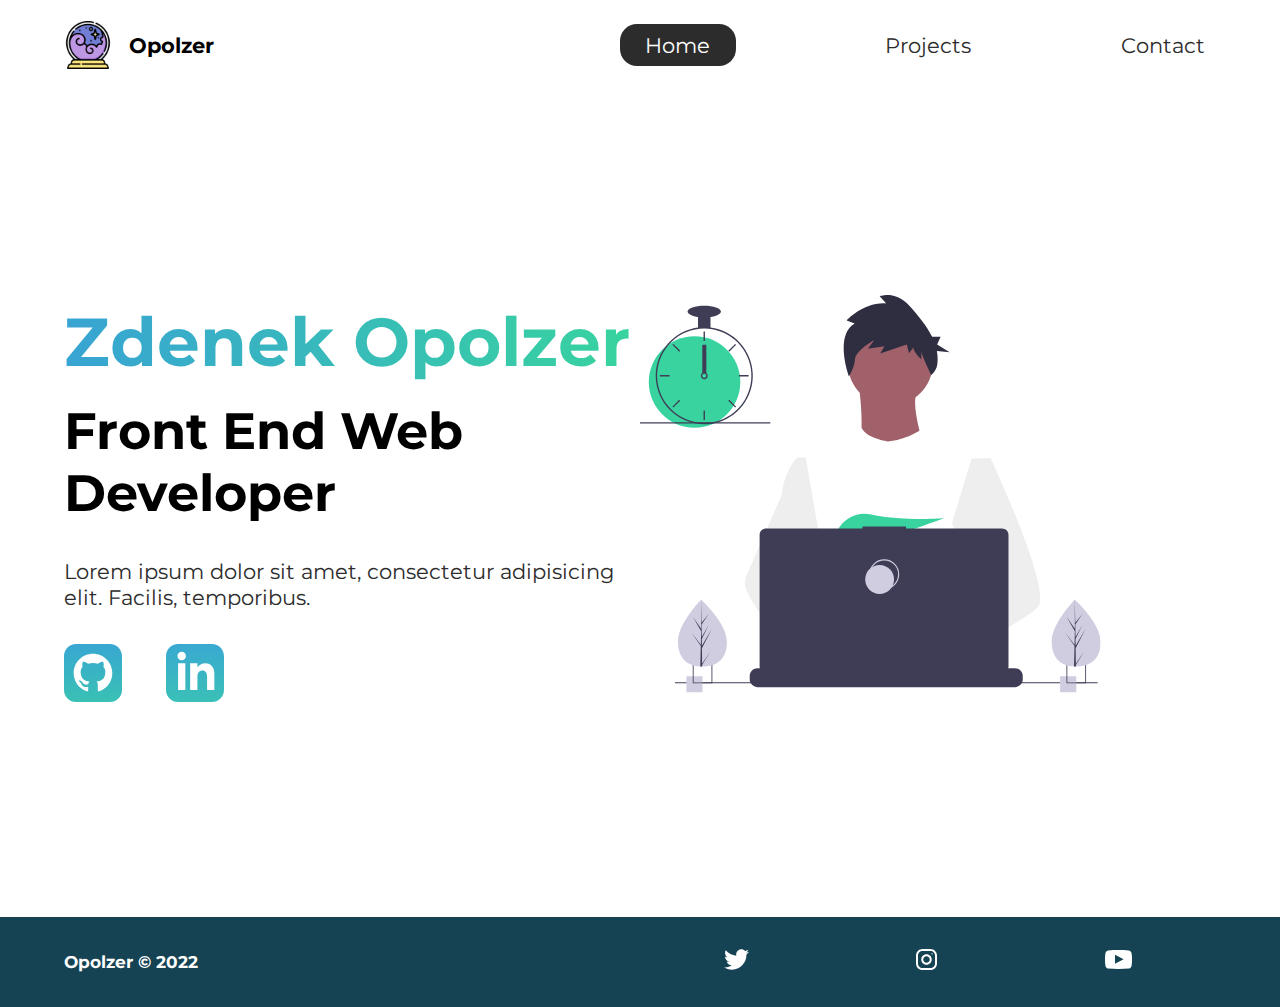
<file: index.html>
<!DOCTYPE html>
<html lang="en">
	<head>
		<meta charset="UTF-8" />
		<meta http-equiv="X-UA-Compatible" content="IE=edge" />
		<meta name="viewport" content="width=device-width, initial-scale=1.0" />
		<meta
			name="description"
			content="Zdenek Opolzer is front-end web developer who specializes in html, css"
		/>
		<meta name="robots" content="index,follow" />
		<link rel="preconnect" href="https://fonts.googleapis.com" />
		<link rel="preconnect" href="https://fonts.gstatic.com" crossorigin />
		<link
			href="https://fonts.googleapis.com/css2?family=Montserrat:wght@400;500&display=swap"
			rel="stylesheet"
		/>
		<link rel="stylesheet" href="styles/style.css" />
		<title>Zdenek Opolzer | Web Developer</title>
	</head>
	<body>
		<header class="main-head">
			<nav>
				<div class="logo">
					<img src="icons/crystal-ball.svg" alt="logo" />
					<h1>Opolzer</h1>
				</div>
				<ul>
					<li><a class="active" href="index.html">Home</a></li>
					<li><a href="project/index.html">Projects</a></li>
					<li><a href="contact/index.html">Contact</a></li>
				</ul>
			</nav>
		</header>
		<section class="intro">
			<div class="intro-text">
				<h2>Zdenek Opolzer</h2>
				<h3>
					Front End Web <br />
					Developer
				</h3>
				<p>
					Lorem ipsum dolor sit amet, consectetur adipisicing elit. Facilis,
					temporibus.
				</p>
				<div class="intro-social">
					<a href="#"><img src="icons/github.svg" alt="github" /></a>
					<a href="#"><img src="icons/linked-in.svg" alt="linkedin" /></a>
				</div>
			</div>
			<div class="intro-images">
				<svg
					width="799"
					height="690"
					viewBox="0 0 799 690"
					fill="none"
					xmlns="http://www.w3.org/2000/svg"
				>
					<g id="undraw_dev_productivity_umsq (1) 1" clip-path="url(#clip0)">
						<path
							id="Vector"
							d="M516.92 624.636C516.92 624.636 512.16 626.266 504.42 628.576C487.31 633.706 455.65 642.216 428.82 643.916C405.72 645.396 386.2 641.836 382.63 626.766C381.1 620.286 383.27 614.956 388 610.576C402.12 597.486 439 592.796 468.25 591.186C476.51 590.736 484.15 590.526 490.51 590.446C501.31 590.306 508.39 590.526 508.39 590.526L508.56 591.186L516.92 624.636Z"
							fill="#A0616A"
						/>
						<path
							id="Vector_2"
							d="M436.99 672.586C418.61 695.346 342.73 647.666 316.19 629.886C310.41 626.016 306.97 623.566 306.97 623.566L331.25 591.186L338.94 580.936C338.94 580.936 345.82 584.586 355.99 590.526C356.36 590.746 356.73 590.966 357.11 591.186C365.88 596.336 376.89 603.066 388 610.576C403.33 620.946 418.83 632.776 428.82 643.916C438.59 654.806 443.08 665.036 436.99 672.586Z"
							fill="#A0616A"
						/>
						<g id="me">
							<path
								id="Vector_3"
								d="M434.672 191.952C475.283 191.607 507.926 158.406 507.582 117.795C507.237 77.1832 474.036 44.5403 433.425 44.8847C392.813 45.2291 360.17 78.4303 360.515 119.042C360.859 159.653 394.06 192.296 434.672 191.952Z"
								fill="#A0616A"
							/>
							<path
								id="Vector_4"
								d="M379.477 155.65C379.477 155.65 394.216 259.972 373.002 271.875C351.787 283.779 499.929 283.588 499.929 283.588C499.929 283.588 466.124 193.284 480.809 165.449L379.477 155.65Z"
								fill="#A0616A"
							/>
							<path
								id="Vector_5"
								d="M608.101 283.199L596.257 339.402L571.214 458.308L570.49 464.815L562.138 540.138L556.582 590.177L552.857 623.79C528.584 636.526 510.988 645.326 510.988 645.326C510.988 645.326 509.404 637.719 506.871 627.99C489.805 633.265 458.218 642.043 431.404 643.97C441.266 654.777 445.842 664.969 439.817 672.57C421.63 695.485 345.349 648.45 318.659 630.896C318.077 635.158 317.879 639.464 318.068 643.762L297.626 628.314L299.331 592.359L302.206 531.522L305.819 455.229C304.448 451.975 303.294 448.634 302.364 445.228C295.956 423.161 288.032 379.057 281.928 342.067C277.016 312.298 273.302 287.138 272.517 281.785C272.411 281.086 272.358 280.726 272.358 280.726L384.363 230.094C392.509 248.556 429.865 253.809 429.865 253.809C460.756 251.417 484.847 234.913 484.847 234.913L608.101 283.199Z"
								fill="white"
							/>
							<path
								id="Vector_6"
								d="M372.285 49.3811L358.49 43.9934C358.49 43.9934 386.969 12.1 426.99 14.513L415.635 2.22366C415.635 2.22366 443.04 -9.01799 468.283 19.6674C481.553 34.7467 496.908 52.4737 506.557 72.5077L521.281 72.3829L515.251 85.9663L536.874 99.3152L514.777 97.0719C516.155 104.471 516.421 112.034 515.566 119.511C514.683 126.991 510.928 133.835 505.094 138.598V138.598C505.094 138.598 487.743 103.449 487.696 97.9443L487.813 111.705C487.813 111.705 473.959 99.4371 473.889 91.1807L466.471 100.877L462.593 85.7717L416.475 101.301L423.87 88.8526L395.157 93.2246L406.278 77.9923C406.278 77.9923 373.932 96.1568 372.811 111.304C371.689 126.452 362.299 140.875 362.299 140.875C362.299 140.875 336.213 70.3294 372.285 49.3811Z"
								fill="#2F2E41"
							/>
							<path
								id="Vector_7"
								d="M690.215 540.422C682.794 548.605 664.338 560.992 641.951 574.422C633.623 579.413 624.757 584.559 615.71 589.676C594.122 601.889 571.514 614.001 552.857 623.79C528.584 636.526 510.988 645.326 510.988 645.326C510.988 645.326 509.403 637.719 506.871 627.99C503.48 614.968 498.397 598.141 493.184 590.715C493.002 590.456 492.82 590.218 492.638 589.979C491.121 588.022 489.601 586.885 488.112 586.897L562.138 540.138L594.127 519.926L570.489 464.814L540.842 395.683L557.908 339.727L575.062 283.479L608.101 283.199C608.101 283.199 619.243 306.985 633.514 340.166C635.647 345.128 637.851 350.299 640.096 355.64C669.469 425.394 706.176 522.836 690.215 540.422Z"
								fill="#EEEEEE"
							/>
							<path
								id="Vector_8"
								d="M358.123 591.2C355.41 591.212 352.702 591.456 350.029 591.928C327.074 596.073 320.47 616.94 318.659 630.896C318.077 635.158 317.879 639.464 318.068 643.761L297.626 628.314L290.178 622.687C272.316 616.628 256.353 605.733 242.483 592.84C230.449 581.456 219.634 568.849 210.213 555.223C200.831 541.793 192.448 527.692 185.134 513.034C183.094 508.943 181.977 504.454 181.864 499.884C181.751 495.314 182.644 490.775 184.48 486.588L209.154 430.327L245.218 348.098C245.471 346.146 245.752 344.237 246.059 342.371C252.995 300.511 272.367 281.786 272.367 281.786L287.286 281.659L297.778 341.932L310.813 416.815L302.364 445.227L282.839 510.845L302.205 531.522L358.123 591.2Z"
								fill="#EEEEEE"
							/>
						</g>
						<path
							id="Vector_9"
							d="M372.877 415.806L385.631 430.686C390.37 429.783 395.319 428.721 400.416 427.529L396.752 415.806L405.71 426.256C459.707 412.975 526.637 387.155 526.637 387.155C526.637 387.155 454.379 392.453 400.428 380.666C376.558 375.451 351.998 387.284 342.202 409.668C336.508 422.679 337.403 433.951 357.596 433.951C364.419 433.835 371.223 433.195 377.949 432.037L372.877 415.806Z"
							fill="#38D39F"
						/>
						<path
							id="Vector_10"
							d="M663.65 660.386V666.456C663.654 668.122 663.345 669.774 662.74 671.326C662.472 672.018 662.147 672.687 661.77 673.326C660.578 675.326 658.887 676.983 656.862 678.133C654.838 679.283 652.549 679.887 650.22 679.886H203.67C201.342 679.887 199.053 679.283 197.028 678.133C195.003 676.983 193.312 675.326 192.12 673.326C191.743 672.687 191.419 672.018 191.15 671.326C190.546 669.774 190.237 668.122 190.24 666.456V660.386C190.24 658.622 190.587 656.876 191.262 655.246C191.936 653.616 192.926 652.136 194.173 650.888C195.42 649.641 196.901 648.652 198.53 647.977C200.16 647.302 201.906 646.955 203.67 646.956H229.41V644.126C229.41 644.052 229.425 643.979 229.453 643.911C229.481 643.843 229.522 643.782 229.574 643.73C229.626 643.678 229.688 643.636 229.756 643.608C229.824 643.58 229.897 643.566 229.97 643.566H243.4C243.474 643.566 243.547 643.58 243.615 643.608C243.683 643.636 243.745 643.678 243.797 643.73C243.849 643.782 243.89 643.843 243.918 643.911C243.946 643.979 243.96 644.052 243.96 644.126V646.956H252.35V644.126C252.35 644.052 252.365 643.979 252.393 643.911C252.421 643.843 252.462 643.782 252.514 643.73C252.566 643.678 252.628 643.636 252.696 643.608C252.764 643.58 252.837 643.566 252.91 643.566H266.34C266.414 643.566 266.487 643.58 266.555 643.608C266.623 643.636 266.684 643.678 266.736 643.73C266.789 643.782 266.83 643.843 266.858 643.911C266.886 643.979 266.9 644.052 266.9 644.126V646.956H275.3V644.126C275.3 644.052 275.315 643.979 275.343 643.911C275.371 643.843 275.412 643.782 275.464 643.73C275.516 643.678 275.578 643.636 275.646 643.608C275.714 643.58 275.787 643.566 275.86 643.566H289.29C289.364 643.566 289.437 643.58 289.505 643.608C289.573 643.636 289.634 643.678 289.686 643.73C289.739 643.782 289.78 643.843 289.808 643.911C289.836 643.979 289.85 644.052 289.85 644.126V646.956H298.24V644.126C298.24 644.052 298.255 643.979 298.283 643.911C298.311 643.843 298.352 643.782 298.404 643.73C298.456 643.678 298.518 643.636 298.586 643.608C298.654 643.58 298.727 643.566 298.8 643.566H312.23C312.304 643.566 312.377 643.58 312.445 643.608C312.513 643.636 312.574 643.678 312.626 643.73C312.678 643.782 312.72 643.843 312.748 643.911C312.776 643.979 312.79 644.052 312.79 644.126V646.956H321.18V644.126C321.18 644.052 321.194 643.979 321.223 643.911C321.251 643.843 321.292 643.782 321.344 643.73C321.396 643.678 321.458 643.636 321.526 643.608C321.594 643.58 321.667 643.566 321.74 643.566H335.17C335.244 643.566 335.317 643.58 335.385 643.608C335.453 643.636 335.514 643.678 335.566 643.73C335.618 643.782 335.66 643.843 335.688 643.911C335.716 643.979 335.73 644.052 335.73 644.126V646.956H344.13V644.126C344.13 644.052 344.145 643.979 344.173 643.911C344.201 643.843 344.242 643.782 344.294 643.73C344.346 643.678 344.408 643.636 344.476 643.608C344.544 643.58 344.617 643.566 344.69 643.566H358.12C358.194 643.566 358.267 643.58 358.335 643.608C358.403 643.636 358.464 643.678 358.516 643.73C358.569 643.782 358.61 643.843 358.638 643.911C358.666 643.979 358.68 644.052 358.68 644.126V646.956H367.07V644.126C367.07 644.052 367.085 643.979 367.113 643.911C367.141 643.843 367.182 643.782 367.234 643.73C367.286 643.678 367.348 643.636 367.416 643.608C367.484 643.58 367.557 643.566 367.63 643.566H472.83C472.904 643.566 472.977 643.58 473.045 643.608C473.113 643.636 473.174 643.678 473.227 643.73C473.279 643.782 473.32 643.843 473.348 643.911C473.376 643.979 473.39 644.052 473.39 644.126V646.956H481.79V644.126C481.79 644.052 481.804 643.979 481.833 643.911C481.861 643.843 481.902 643.782 481.954 643.73C482.006 643.678 482.068 643.636 482.136 643.608C482.204 643.58 482.277 643.566 482.35 643.566H495.78C495.928 643.567 496.07 643.627 496.175 643.732C496.279 643.836 496.339 643.978 496.34 644.126V646.956H504.73V644.126C504.73 644.052 504.745 643.979 504.773 643.911C504.801 643.843 504.842 643.782 504.894 643.73C504.946 643.678 505.008 643.636 505.076 643.608C505.144 643.58 505.217 643.566 505.29 643.566H518.72C518.794 643.566 518.867 643.58 518.935 643.608C519.003 643.636 519.065 643.678 519.117 643.73C519.169 643.782 519.21 643.843 519.238 643.911C519.266 643.979 519.28 644.052 519.28 644.126V646.956H527.67V644.126C527.67 644.052 527.685 643.979 527.713 643.911C527.741 643.843 527.782 643.782 527.834 643.73C527.886 643.678 527.948 643.636 528.016 643.608C528.084 643.58 528.157 643.566 528.23 643.566H541.66C541.734 643.566 541.807 643.58 541.875 643.608C541.943 643.636 542.005 643.678 542.057 643.73C542.109 643.782 542.15 643.843 542.178 643.911C542.206 643.979 542.22 644.052 542.22 644.126V646.956H550.62V644.126C550.62 644.052 550.635 643.979 550.663 643.911C550.691 643.843 550.732 643.782 550.784 643.73C550.836 643.678 550.898 643.636 550.966 643.608C551.034 643.58 551.107 643.566 551.18 643.566H564.61C564.757 643.568 564.898 643.628 565.001 643.733C565.104 643.837 565.161 643.979 565.16 644.126V646.956H573.56V644.126C573.56 644.052 573.575 643.979 573.603 643.911C573.631 643.843 573.672 643.782 573.724 643.73C573.776 643.678 573.838 643.636 573.906 643.608C573.974 643.58 574.047 643.566 574.12 643.566H587.55C587.624 643.566 587.697 643.58 587.765 643.608C587.833 643.636 587.895 643.678 587.947 643.73C587.999 643.782 588.04 643.843 588.068 643.911C588.096 643.979 588.11 644.052 588.11 644.126V646.956H596.5V644.126C596.5 644.052 596.515 643.979 596.543 643.911C596.571 643.843 596.612 643.782 596.664 643.73C596.716 643.678 596.778 643.636 596.846 643.608C596.914 643.58 596.987 643.566 597.06 643.566H610.49C610.564 643.566 610.637 643.58 610.705 643.608C610.773 643.636 610.835 643.678 610.887 643.73C610.939 643.782 610.98 643.843 611.008 643.911C611.036 643.979 611.05 644.052 611.05 644.126V646.956H650.22C651.984 646.955 653.731 647.302 655.36 647.977C656.99 648.652 658.471 649.641 659.718 650.888C660.965 652.136 661.954 653.616 662.629 655.246C663.304 656.876 663.651 658.622 663.65 660.386Z"
							fill="#3F3D56"
						/>
						<path
							id="Vector_11"
							d="M793.5 671.326H60.5V673.326H793.5V671.326Z"
							fill="#3F3D56"
						/>
						<path
							id="Vector_12"
							d="M627.694 404.757H461.251V401.326H385.78V404.757H218.651C215.665 404.757 212.801 405.943 210.69 408.054C208.578 410.166 207.392 413.029 207.392 416.015V643.927C207.392 646.913 208.578 649.776 210.69 651.888C212.801 653.999 215.665 655.185 218.651 655.185H627.694C630.68 655.185 633.544 653.999 635.655 651.888C637.767 649.776 638.953 646.913 638.953 643.927V416.015C638.953 414.537 638.662 413.073 638.096 411.707C637.53 410.341 636.701 409.1 635.655 408.054C634.61 407.009 633.369 406.18 632.003 405.614C630.637 405.048 629.173 404.757 627.694 404.757Z"
							fill="#3F3D56"
						/>
						<path
							id="Vector_13"
							d="M423.5 509.326C437.307 509.326 448.5 498.133 448.5 484.326C448.5 470.519 437.307 459.326 423.5 459.326C409.693 459.326 398.5 470.519 398.5 484.326C398.5 498.133 409.693 509.326 423.5 509.326Z"
							stroke="#D0CDE1"
							stroke-width="2"
							stroke-miterlimit="10"
						/>
						<path
							id="Vector_14"
							d="M415.5 518.326C429.307 518.326 440.5 507.133 440.5 493.326C440.5 479.519 429.307 468.326 415.5 468.326C401.693 468.326 390.5 479.519 390.5 493.326C390.5 507.133 401.693 518.326 415.5 518.326Z"
							fill="#D0CDE1"
						/>
						<path
							id="Vector_15"
							d="M108.446 661.223H80.4463V689.223H108.446V661.223Z"
							fill="#D0CDE1"
						/>
						<path
							id="Vector_16"
							d="M91.4502 639.223V673.223H125.45V639.223H91.4502ZM123.97 671.743H92.9202V640.703H123.97V671.743Z"
							fill="#3F3D56"
						/>
						<path
							id="Vector_17"
							d="M756.446 661.223H728.446V689.223H756.446V661.223Z"
							fill="#D0CDE1"
						/>
						<path
							id="Vector_18"
							d="M739.45 639.223V673.223H773.45V639.223H739.45ZM771.97 671.743H740.92V640.703H771.97V671.743Z"
							fill="#3F3D56"
						/>
						<path
							id="Vector_19"
							d="M94.5802 230.113C138.399 230.113 173.921 194.592 173.921 150.773C173.921 106.955 138.399 71.4326 94.5802 71.4326C50.7617 71.4326 15.2397 106.955 15.2397 150.773C15.2397 194.592 50.7617 230.113 94.5802 230.113Z"
							fill="#38D39F"
						/>
						<path
							id="Vector_20"
							d="M122.229 56.4899C115.045 55.5763 107.774 55.5763 100.59 56.4899C84.586 58.5913 69.5203 65.2398 57.181 75.6465C44.8417 86.0532 35.7467 99.7813 30.9754 115.202C28.8053 122.229 27.5764 129.514 27.3208 136.864C27.2848 137.886 27.2607 138.92 27.2607 139.954C27.283 162.264 36.1559 183.655 51.932 199.431C67.7082 215.207 89.0989 224.08 111.41 224.103C113.201 224.103 114.992 224.042 116.759 223.934C120.907 223.674 125.03 223.103 129.093 222.227C148.495 218.055 165.798 207.161 177.947 191.468C190.095 175.776 196.308 156.295 195.487 136.467C194.665 116.638 186.863 97.738 173.459 83.1039C160.054 68.4698 141.909 59.0435 122.229 56.4899H122.229ZM137.748 217.347H137.736C130.959 219.659 123.905 221.062 116.759 221.518C114.992 221.638 113.201 221.698 111.41 221.698C89.7377 221.672 68.961 213.051 53.6367 197.727C38.3123 182.402 29.6914 161.626 29.6649 139.954C29.6649 138.92 29.689 137.886 29.725 136.864C30.5514 115.744 39.5156 95.7617 54.7411 81.1008C69.9666 66.44 90.273 58.237 111.41 58.2089C130.776 58.21 149.513 65.0865 164.283 77.6131C179.052 90.1398 188.895 107.503 192.057 126.61C195.219 145.716 191.496 165.325 181.55 181.942C171.604 198.559 156.081 211.106 137.748 217.347H137.748Z"
							fill="#3F3D56"
						/>
						<path
							id="Vector_21"
							d="M112.612 63.0176H110.208V79.8474H112.612V63.0176Z"
							fill="#3F3D56"
						/>
						<path
							id="Vector_22"
							d="M57.8578 84.7018L56.1577 86.4019L68.0582 98.3023L69.7582 96.6022L57.8578 84.7018Z"
							fill="#3F3D56"
						/>
						<path
							id="Vector_23"
							d="M34.4736 138.751V141.156H51.3034V138.751H34.4736Z"
							fill="#3F3D56"
						/>
						<path
							id="Vector_24"
							d="M56.1578 193.506L57.8579 195.206L69.7584 183.306L68.0583 181.606L56.1578 193.506Z"
							fill="#3F3D56"
						/>
						<path
							id="Vector_25"
							d="M153.062 96.6022L154.762 98.3022L166.662 86.4018L164.962 84.7017L153.062 96.6022Z"
							fill="#3F3D56"
						/>
						<path
							id="Vector_26"
							d="M171.516 138.751V141.156H188.346V138.751H171.516Z"
							fill="#3F3D56"
						/>
						<path
							id="Vector_27"
							d="M154.762 181.605L153.062 183.305L164.962 195.206L166.662 193.506L154.762 181.605Z"
							fill="#3F3D56"
						/>
						<path
							id="Vector_28"
							d="M112.612 200.06H110.208V216.89H112.612V200.06Z"
							fill="#3F3D56"
						/>
						<path
							id="Vector_29"
							d="M115.016 135.145C113.976 134.365 112.711 133.943 111.41 133.943C110.11 133.943 108.844 134.365 107.804 135.145C107.091 135.686 106.505 136.375 106.085 137.165C105.552 138.181 105.322 139.329 105.421 140.473C105.52 141.616 105.944 142.707 106.644 143.617C107.343 144.527 108.288 145.218 109.368 145.608C110.447 145.997 111.616 146.07 112.735 145.817C113.855 145.564 114.878 144.996 115.685 144.179C116.492 143.363 117.048 142.333 117.288 141.21C117.528 140.088 117.441 138.92 117.039 137.846C116.636 136.771 115.935 135.834 115.017 135.145H115.016ZM111.41 143.56C110.454 143.557 109.539 143.176 108.863 142.501C108.187 141.825 107.807 140.909 107.804 139.954C107.808 139.224 108.03 138.513 108.441 137.91C108.793 137.4 109.271 136.989 109.828 136.718C110.386 136.446 111.004 136.323 111.623 136.361C112.241 136.398 112.84 136.594 113.361 136.931C113.881 137.267 114.307 137.732 114.595 138.281C114.883 138.83 115.025 139.444 115.007 140.063C114.989 140.683 114.811 141.287 114.491 141.818C114.17 142.349 113.719 142.788 113.179 143.093C112.639 143.398 112.03 143.559 111.41 143.56V143.56Z"
							fill="#3F3D56"
						/>
						<path
							id="Vector_30"
							d="M122.229 35.3687H100.591V57.007H122.229V35.3687Z"
							fill="#3F3D56"
						/>
						<path
							id="Vector_31"
							d="M111.41 38.9748C127.344 38.9748 140.261 34.4 140.261 28.7567C140.261 23.1134 127.344 18.5386 111.41 18.5386C95.4757 18.5386 82.5586 23.1134 82.5586 28.7567C82.5586 34.4 95.4757 38.9748 111.41 38.9748Z"
							fill="#3F3D56"
						/>
						<path id="clock-arrow" d="M115 86H108V135H115V86Z" fill="#3F3D56" />
						<path
							id="Vector_32"
							d="M226 220.44H0V222.844H226V220.44Z"
							fill="#3F3D56"
						/>
						<g id="plant-left">
							<path
								id="Vector_33"
								d="M150.594 599.754C151.527 631.704 132.858 643.413 109.43 644.097C108.886 644.113 108.344 644.123 107.805 644.126C106.719 644.135 105.643 644.117 104.577 644.072C83.3891 643.193 66.6172 631.945 65.7495 602.232C64.8515 571.482 103.018 531.529 105.882 528.574L105.887 528.571C105.996 528.458 106.052 528.402 106.052 528.402C106.052 528.402 149.661 567.807 150.594 599.754Z"
								fill="#D0CDE1"
							/>
							<path
								id="Vector_34"
								d="M107.744 639.255L122.626 617.124L107.774 641.636L107.805 644.126C106.719 644.135 105.643 644.117 104.577 644.072L105.315 612.06L105.295 611.813L105.322 611.766L105.393 608.741L89.0952 585.078L105.374 606.477L105.432 607.116L105.989 582.93L91.9122 558.397L106.029 578.681L105.882 528.574L105.882 528.407L105.887 528.571L106.821 568.062L119.651 552.021L106.863 571.464L107.143 593.098L118.949 571.984L107.187 596.279L107.343 608.308L124.512 578.897L107.395 612.505L107.744 639.255Z"
								fill="#3F3D56"
							/>
						</g>
						<g id="plant-right">
							<path
								id="Vector_35"
								d="M798.594 599.754C799.527 631.704 780.858 643.413 757.43 644.097C756.886 644.113 756.344 644.123 755.805 644.126C754.719 644.135 753.643 644.117 752.577 644.072C731.389 643.193 714.617 631.945 713.749 602.232C712.851 571.482 751.018 531.529 753.882 528.574L753.887 528.571C753.996 528.458 754.052 528.402 754.052 528.402C754.052 528.402 797.661 567.807 798.594 599.754Z"
								fill="#D0CDE1"
							/>
							<path
								id="Vector_36"
								d="M755.744 639.255L770.626 617.124L755.774 641.636L755.805 644.126C754.719 644.135 753.643 644.117 752.577 644.072L753.315 612.06L753.295 611.813L753.323 611.766L753.393 608.741L737.095 585.078L753.374 606.477L753.432 607.116L753.989 582.93L739.912 558.397L754.029 578.681L753.882 528.574L753.882 528.407L753.887 528.571L754.821 568.062L767.651 552.021L754.864 571.464L755.143 593.098L766.949 571.984L755.187 596.279L755.343 608.308L772.512 578.897L755.395 612.505L755.744 639.255Z"
								fill="#3F3D56"
							/>
						</g>
					</g>
					<defs>
						<clipPath id="clip0">
							<rect width="798.627" height="689.223" fill="white" />
						</clipPath>
					</defs>
				</svg>
				<img class="splash" src="../img/splash.svg" alt="" />
			</div>
		</section>
		<footer>
			<h4>Opolzer &copy; 2022</h4>
			<ul>
				<li>
					<a href="#"><img src="icons/twitter 1.svg" alt="twitter" /></a>
				</li>
				<li>
					<a href="#"><img src="icons/instagram 1.svg" alt="instagram" /></a>
				</li>
				<li>
					<a href="#"><img src="icons/youtube-symbol 1.svg" alt="youtube" /></a>
				</li>
			</ul>
		</footer>
	</body>
</html>
</file>
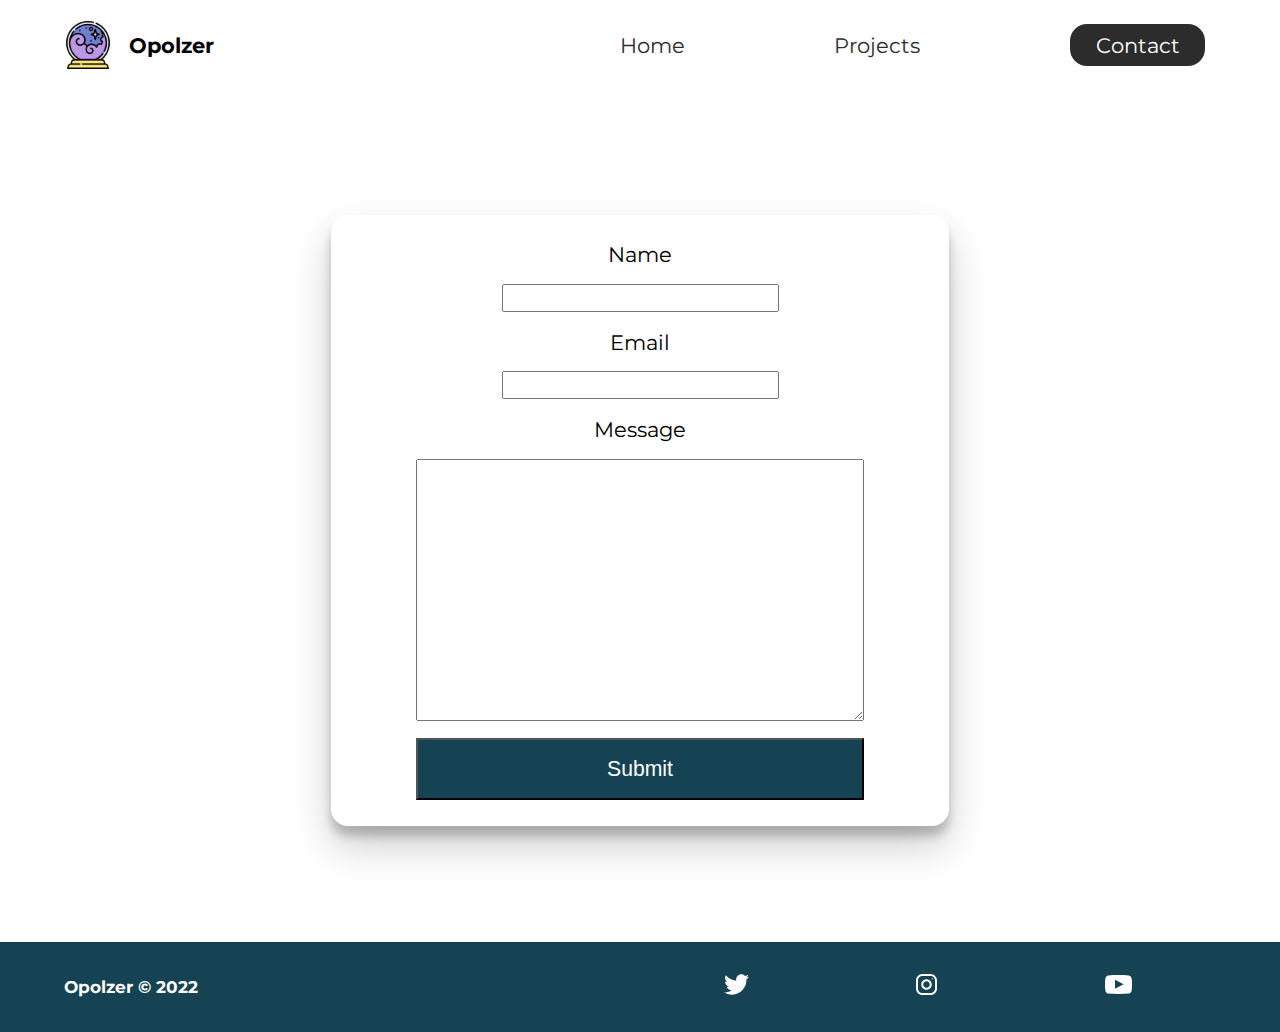
<file: contact/index.html>
<!DOCTYPE html>
<html lang="en">
	<head>
		<meta charset="UTF-8" />
		<meta http-equiv="X-UA-Compatible" content="IE=edge" />
		<meta name="viewport" content="width=device-width, initial-scale=1.0" />
		<meta
			name="description"
			content="Zdenek Opolzer is front-end web developer who specializes in html, css"
		/>
		<meta name="robots" content="index,follow" />
		<link rel="preconnect" href="https://fonts.googleapis.com" />
		<link rel="preconnect" href="https://fonts.gstatic.com" crossorigin />
		<link
			href="https://fonts.googleapis.com/css2?family=Montserrat:wght@400;500&display=swap"
			rel="stylesheet"
		/>
		<link rel="stylesheet" href="../styles/style.css" />
		<title>Zdenek Opolzer | Web Developer</title>
	</head>
	<body>
		<header class="main-head">
			<nav>
				<div class="logo">
					<img src="../icons/crystal-ball.svg" alt="logo" />
					<h1>Opolzer</h1>
				</div>
				<ul>
					<li><a href="../index.html">Home</a></li>
					<li><a href="../project/index.html">Projects</a></li>
					<li><a class="active" href="../contact/index.html">Contact</a></li>
				</ul>
			</nav>
		</header>
		<section class="form-section">
			<form>
				<label for="name">Name</label>
				<input type="text" name="name" id="name" required />
				<label for="email">Email</label>
				<input type="email" name="email" id="email" required />
				<label for="message">Message</label>
				<textarea name="message" id="message" cols="30" rows="10"></textarea>
				<button type="submit">Submit</button>
			</form>
		</section>
		<footer>
			<h4>Opolzer &copy; 2022</h4>
			<ul>
				<li>
					<a href="#"><img src="../icons/twitter 1.svg" alt="twitter" /></a>
				</li>
				<li>
					<a href="#"><img src="../icons/instagram 1.svg" alt="instagram" /></a>
				</li>
				<li>
					<a href="#"
						><img src="../icons/youtube-symbol 1.svg" alt="youtube"
					/></a>
				</li>
			</ul>
		</footer>
	</body>
</html>
</file>
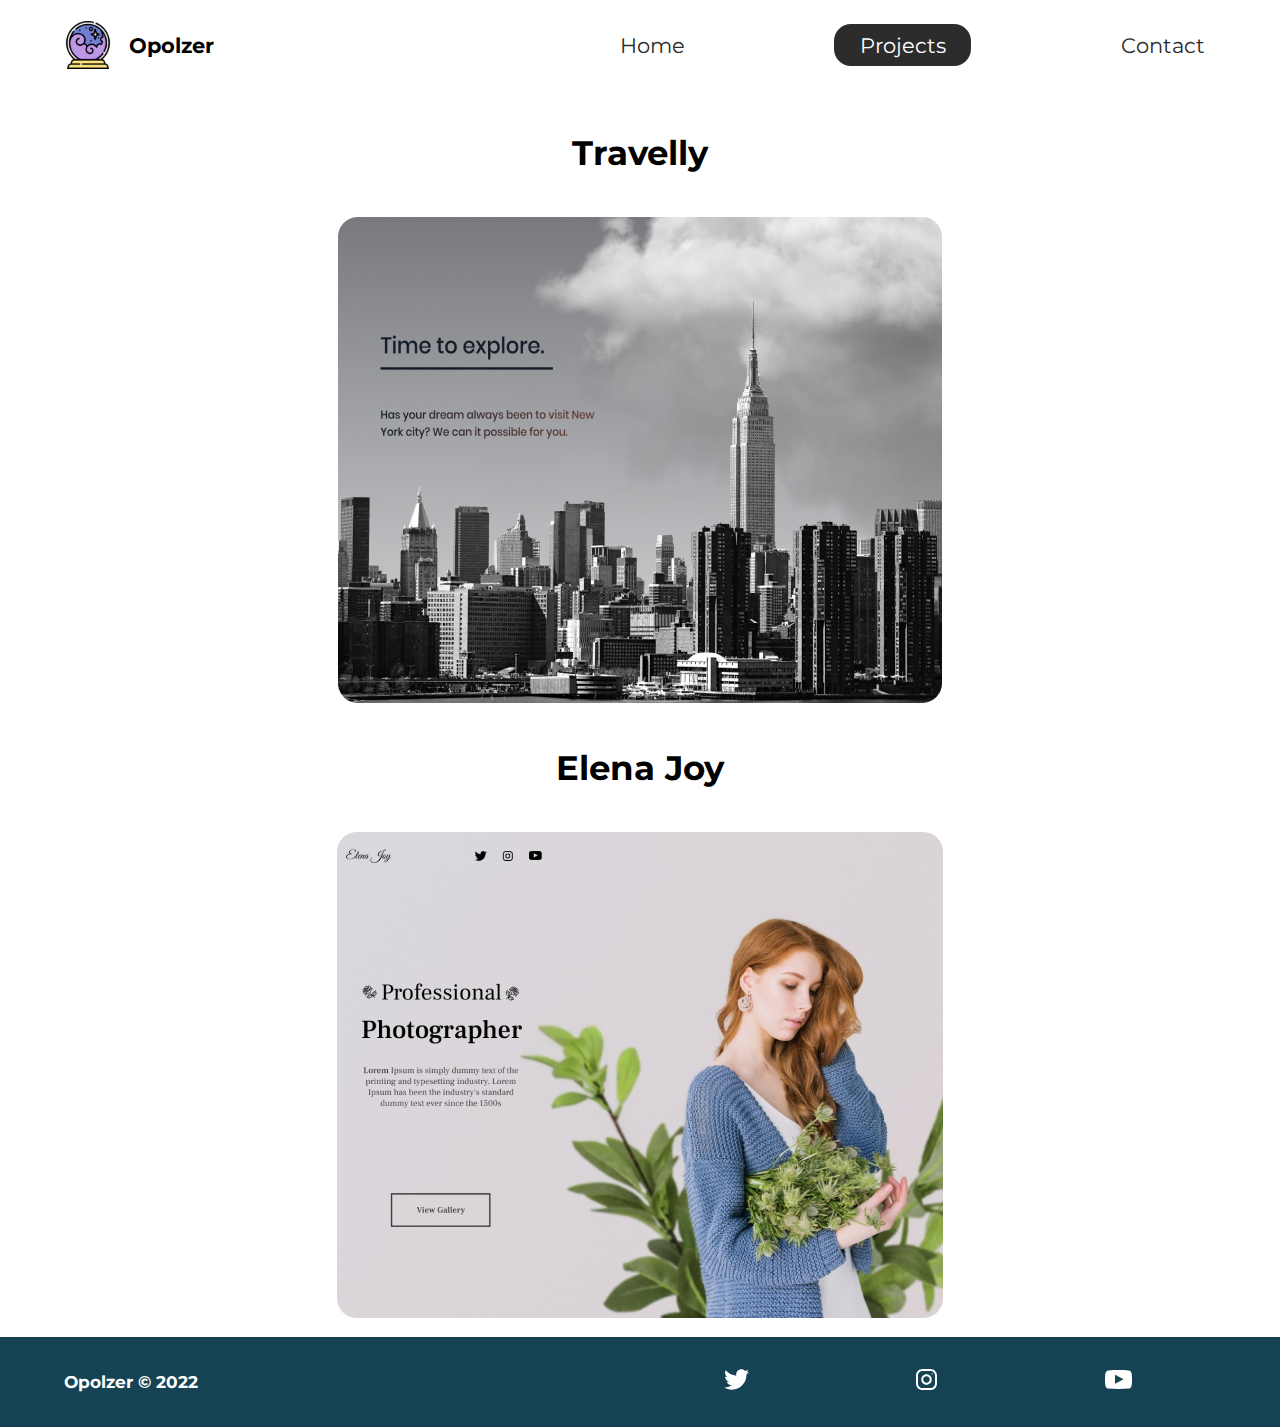
<file: project/index.html>
<!DOCTYPE html>
<html lang="en">
	<head>
		<meta charset="UTF-8" />
		<meta http-equiv="X-UA-Compatible" content="IE=edge" />
		<meta name="viewport" content="width=device-width, initial-scale=1.0" />
		<meta
			name="description"
			content="Zdenek Opolzer is front-end web developer who specializes in html, css"
		/>
		<meta name="robots" content="index,follow" />
		<link rel="preconnect" href="https://fonts.googleapis.com" />
		<link rel="preconnect" href="https://fonts.gstatic.com" crossorigin />
		<link
			href="https://fonts.googleapis.com/css2?family=Montserrat:wght@400;500&display=swap"
			rel="stylesheet"
		/>
		<link rel="stylesheet" href="../styles/style.css" />
		<title>Zdenek Opolzer | Web Developer</title>
	</head>
	<body>
		<header class="main-head">
			<nav>
				<div class="logo">
					<img src="../icons/crystal-ball.svg" alt="logo" />
					<h1>Opolzer</h1>
				</div>
				<ul>
					<li><a href="../index.html">Home</a></li>
					<li><a class="active" href="../project/index.html">Projects</a></li>
					<li><a href="../contact/index.html">Contact</a></li>
				</ul>
			</nav>
		</header>
		<section class="projects">
			<div class="travelly">
				<h2>Travelly</h2>
				<img src="../img/travelly.jpg" alt="travelly-projects" />
			</div>
			<div class="elena">
				<h2>Elena Joy</h2>
				<img src="../img/elena-joy.jpg" alt="elena-projects" />
			</div>
		</section>
		<footer>
			<h4>Opolzer &copy; 2022</h4>
			<ul>
				<li>
					<a href="#"><img src="../icons/twitter 1.svg" alt="twitter" /></a>
				</li>
				<li>
					<a href="#"><img src="../icons/instagram 1.svg" alt="instagram" /></a>
				</li>
				<li>
					<a href="#"
						><img src="../icons/youtube-symbol 1.svg" alt="youtube"
					/></a>
				</li>
			</ul>
		</footer>
	</body>
</html>
</file>
<file: styles/style.css>
/* Global Styles*/
* {
  margin: 0;
  padding: 0;
  -webkit-box-sizing: border-box;
          box-sizing: border-box;
}

html {
  font-size: 62.5%;
}

body {
  font-family: "Montserrat", sans-serif;
}

h1 {
  font-size: 2.5rem;
}

li,
button,
label,
input,
p,
a {
  font-size: 2.5rem;
}

h2 {
  font-size: 4rem;
}

h3 {
  font-size: 2.5rem;
}

h4,
h5 {
  font-size: 2rem;
}

ul {
  list-style: none;
}

a {
  text-decoration: none;
  color: #2c2c2c;
}

.main-head {
  width: 95%;
  margin: 0 0 0 auto;
}

nav {
  display: -webkit-box;
  display: -ms-flexbox;
  display: flex;
  -webkit-box-pack: justify;
      -ms-flex-pack: justify;
          justify-content: space-between;
  -webkit-box-align: center;
      -ms-flex-align: center;
          align-items: center;
  -webkit-box-orient: horizontal;
  -webkit-box-direction: normal;
      -ms-flex-direction: row;
          flex-direction: row;
  min-height: 10vh;
  width: 60%;
  -ms-flex-wrap: wrap;
      flex-wrap: wrap;
}

nav .logo {
  display: -webkit-box;
  display: -ms-flexbox;
  display: flex;
  -webkit-box-pack: start;
      -ms-flex-pack: start;
          justify-content: flex-start;
  -webkit-box-align: center;
      -ms-flex-align: center;
          align-items: center;
  -webkit-box-orient: horizontal;
  -webkit-box-direction: normal;
      -ms-flex-direction: row;
          flex-direction: row;
  -webkit-box-flex: 1;
      -ms-flex: 1 1 10rem;
          flex: 1 1 10rem;
}

nav .logo h1 {
  margin: 2rem;
}

nav ul {
  display: -webkit-box;
  display: -ms-flexbox;
  display: flex;
  -ms-flex-pack: distribute;
      justify-content: space-around;
  -webkit-box-align: center;
      -ms-flex-align: center;
          align-items: center;
  -webkit-box-orient: horizontal;
  -webkit-box-direction: normal;
      -ms-flex-direction: row;
          flex-direction: row;
  -webkit-box-flex: 1;
      -ms-flex: 1 1 40rem;
          flex: 1 1 40rem;
}

.intro {
  min-height: 90vh;
  width: 90%;
  margin: auto;
  -ms-flex-wrap: wrap;
      flex-wrap: wrap;
  display: -webkit-box;
  display: -ms-flexbox;
  display: flex;
  -webkit-box-pack: justify;
      -ms-flex-pack: justify;
          justify-content: space-between;
  -webkit-box-align: center;
      -ms-flex-align: center;
          align-items: center;
  -webkit-box-orient: horizontal;
  -webkit-box-direction: normal;
      -ms-flex-direction: row;
          flex-direction: row;
}

.intro h2 {
  font-size: 8rem;
  padding-top: 2rem;
  background: -webkit-gradient(linear, right top, left top, from(#38d39f), to(#38a4d3));
  background: linear-gradient(to left, #38d39f, #38a4d3);
  -webkit-text-fill-color: transparent;
  -webkit-background-clip: text;
  display: inline-block;
}

.intro h3 {
  font-size: 6rem;
  padding: 2rem 0rem;
}

.intro p {
  padding-top: 2rem;
  color: #2c2c2c;
}

.splash {
  position: absolute;
  top: 0%;
  right: 0%;
  height: 100%;
  z-index: -1;
}

.intro-social {
  margin-top: 4rem;
}

.intro-social a {
  margin-right: 5rem;
}

.active {
  background: #2c2c2c;
  color: white;
  padding: 1rem 3rem;
  border-radius: 2rem;
}

.intro-text,
.intro-images {
  -webkit-box-flex: 1;
      -ms-flex: 1 1 40rem;
          flex: 1 1 40rem;
}

#plant-left {
  -webkit-animation: plant 1.5s ease infinite alternate;
          animation: plant 1.5s ease infinite alternate;
}

#plant-right {
  -webkit-animation: plant 1.5s ease infinite alternate 0.5s;
          animation: plant 1.5s ease infinite alternate 0.5s;
}

#me {
  -webkit-animation: me 2s ease infinite alternate;
          animation: me 2s ease infinite alternate;
  -webkit-transform-origin: bottom;
          transform-origin: bottom;
}

#clock-arrow {
  -webkit-animation: clock 10s infinite steps(1);
          animation: clock 10s infinite steps(1);
  transform-box: fill-box;
  -webkit-transform-origin: 3px 54px;
          transform-origin: 3px 54px;
}

@-webkit-keyframes plant {
  from {
    -webkit-transform: translateY(0%);
            transform: translateY(0%);
  }
  to {
    -webkit-transform: translateY(-30%);
            transform: translateY(-30%);
  }
}

@keyframes plant {
  from {
    -webkit-transform: translateY(0%);
            transform: translateY(0%);
  }
  to {
    -webkit-transform: translateY(-30%);
            transform: translateY(-30%);
  }
}

@-webkit-keyframes me {
  from {
    -webkit-transform: rotateZ(-5deg);
            transform: rotateZ(-5deg);
  }
  to {
    -webkit-transform: rotateZ(5deg);
            transform: rotateZ(5deg);
  }
}

@keyframes me {
  from {
    -webkit-transform: rotateZ(-5deg);
            transform: rotateZ(-5deg);
  }
  to {
    -webkit-transform: rotateZ(5deg);
            transform: rotateZ(5deg);
  }
}

@-webkit-keyframes clock {
  0% {
    -webkit-transform: rotateZ(0deg);
            transform: rotateZ(0deg);
  }
  12.5% {
    -webkit-transform: rotateZ(45deg);
            transform: rotateZ(45deg);
  }
  25% {
    -webkit-transform: rotateZ(90deg);
            transform: rotateZ(90deg);
  }
  37.5% {
    -webkit-transform: rotateZ(135deg);
            transform: rotateZ(135deg);
  }
  50% {
    -webkit-transform: rotateZ(180deg);
            transform: rotateZ(180deg);
  }
  62.5% {
    -webkit-transform: rotateZ(225deg);
            transform: rotateZ(225deg);
  }
  75% {
    -webkit-transform: rotateZ(270deg);
            transform: rotateZ(270deg);
  }
  87.5% {
    -webkit-transform: rotateZ(315deg);
            transform: rotateZ(315deg);
  }
  100% {
    -webkit-transform: rotateZ(360deg);
            transform: rotateZ(360deg);
  }
}

@keyframes clock {
  0% {
    -webkit-transform: rotateZ(0deg);
            transform: rotateZ(0deg);
  }
  12.5% {
    -webkit-transform: rotateZ(45deg);
            transform: rotateZ(45deg);
  }
  25% {
    -webkit-transform: rotateZ(90deg);
            transform: rotateZ(90deg);
  }
  37.5% {
    -webkit-transform: rotateZ(135deg);
            transform: rotateZ(135deg);
  }
  50% {
    -webkit-transform: rotateZ(180deg);
            transform: rotateZ(180deg);
  }
  62.5% {
    -webkit-transform: rotateZ(225deg);
            transform: rotateZ(225deg);
  }
  75% {
    -webkit-transform: rotateZ(270deg);
            transform: rotateZ(270deg);
  }
  87.5% {
    -webkit-transform: rotateZ(315deg);
            transform: rotateZ(315deg);
  }
  100% {
    -webkit-transform: rotateZ(360deg);
            transform: rotateZ(360deg);
  }
}

.projects {
  width: 90%;
  margin: auto;
  min-height: 90vh;
  display: -webkit-box;
  display: -ms-flexbox;
  display: flex;
  -webkit-box-pack: justify;
      -ms-flex-pack: justify;
          justify-content: space-between;
  -webkit-box-align: center;
      -ms-flex-align: center;
          align-items: center;
  -webkit-box-orient: horizontal;
  -webkit-box-direction: normal;
      -ms-flex-direction: row;
          flex-direction: row;
  text-align: center;
  -ms-flex-wrap: wrap;
      flex-wrap: wrap;
}

.projects h2 {
  margin: 5rem;
}

.travelly,
.elena {
  -webkit-box-flex: 1;
      -ms-flex: 1 1 40rem;
          flex: 1 1 40rem;
}

.form-section {
  min-height: 90vh;
  display: -webkit-box;
  display: -ms-flexbox;
  display: flex;
  -webkit-box-pack: center;
      -ms-flex-pack: center;
          justify-content: center;
  -webkit-box-align: center;
      -ms-flex-align: center;
          align-items: center;
  -webkit-box-orient: horizontal;
  -webkit-box-direction: normal;
      -ms-flex-direction: row;
          flex-direction: row;
  margin-top: 3rem;
}

.form-section form {
  padding: 3rem 10rem;
  -webkit-box-shadow: 0px 10px 10px rgba(0, 0, 0, 0.2), 0px 20px 40px rgba(0, 0, 0, 0.2);
          box-shadow: 0px 10px 10px rgba(0, 0, 0, 0.2), 0px 20px 40px rgba(0, 0, 0, 0.2);
  display: -webkit-box;
  display: -ms-flexbox;
  display: flex;
  -webkit-box-pack: center;
      -ms-flex-pack: center;
          justify-content: center;
  -webkit-box-align: center;
      -ms-flex-align: center;
          align-items: center;
  -webkit-box-orient: vertical;
  -webkit-box-direction: normal;
      -ms-flex-direction: column;
          flex-direction: column;
  border-radius: 2rem;
}

.form-section form input,
.form-section form textarea {
  margin: 2rem;
}

.form-section form input:focus,
.form-section form textarea:focus {
  outline: 1px solid black;
}

.form-section form textarea {
  font-family: "Montserrat", sans-serif;
  font-size: 2.5rem;
  width: 100%;
}

.form-section form button {
  width: 100%;
  padding: 2rem;
  background: #154353;
  color: white;
  cursor: pointer;
}

.form-section form button:hover {
  background: #235b69;
}

footer {
  background: #154353;
  color: white;
  min-height: 10vh;
  padding: 0% 5%;
  margin-top: 2rem;
  display: -webkit-box;
  display: -ms-flexbox;
  display: flex;
  -webkit-box-pack: start;
      -ms-flex-pack: start;
          justify-content: flex-start;
  -webkit-box-align: center;
      -ms-flex-align: center;
          align-items: center;
  -webkit-box-orient: horizontal;
  -webkit-box-direction: normal;
      -ms-flex-direction: row;
          flex-direction: row;
}

footer ul {
  -webkit-box-flex: 1;
      -ms-flex: 1 1 40rem;
          flex: 1 1 40rem;
  display: -webkit-box;
  display: -ms-flexbox;
  display: flex;
  -ms-flex-pack: distribute;
      justify-content: space-around;
  -webkit-box-align: center;
      -ms-flex-align: center;
          align-items: center;
  -webkit-box-orient: horizontal;
  -webkit-box-direction: normal;
      -ms-flex-direction: row;
          flex-direction: row;
}

footer h4 {
  -webkit-box-flex: 1;
      -ms-flex: 1 1 40rem;
          flex: 1 1 40rem;
}

@media screen and (max-width: 1334px) {
  html {
    font-size: 53%;
  }
  .splash {
    display: none;
  }
  svg {
    width: 80%;
  }
  nav {
    width: 100%;
  }
}

@media screen and (max-width: 754px) {
  html {
    font-size: 45%;
  }
  svg {
    height: 60%;
  }
  .main-head {
    width: 100%;
  }
  nav .logo {
    display: -webkit-box;
    display: -ms-flexbox;
    display: flex;
    -webkit-box-pack: center;
        -ms-flex-pack: center;
            justify-content: center;
    -webkit-box-align: center;
        -ms-flex-align: center;
            align-items: center;
    -webkit-box-orient: vertical;
    -webkit-box-direction: normal;
        -ms-flex-direction: column;
            flex-direction: column;
    -webkit-box-flex: 1;
        -ms-flex: 1 1 20rem;
            flex: 1 1 20rem;
    margin-top: 2rem;
  }
  nav .logo h1 {
    text-align: center;
  }
  nav ul {
    -webkit-box-flex: 1;
        -ms-flex: 1 1 60rem;
            flex: 1 1 60rem;
    margin: 2rem 0rem;
  }
  .intro-text {
    margin-top: 5rem;
    text-align: center;
  }
  .intro-images {
    text-align: center;
  }
  .intro-social {
    display: -webkit-box;
    display: -ms-flexbox;
    display: flex;
    -webkit-box-pack: center;
        -ms-flex-pack: center;
            justify-content: center;
    -webkit-box-align: center;
        -ms-flex-align: center;
            align-items: center;
    -webkit-box-orient: horizontal;
    -webkit-box-direction: normal;
        -ms-flex-direction: row;
            flex-direction: row;
  }
  .intro-social a {
    margin: 2rem;
  }
  .travelly,
  .elena {
    -webkit-box-flex: 1;
        -ms-flex: 1 1 50rem;
            flex: 1 1 50rem;
  }
  .travelly img,
  .elena img {
    width: 100%;
    height: 100%;
  }
  form {
    padding: 0rem;
    width: 100%;
  }
}
/*# sourceMappingURL=style.css.map */
</file>
